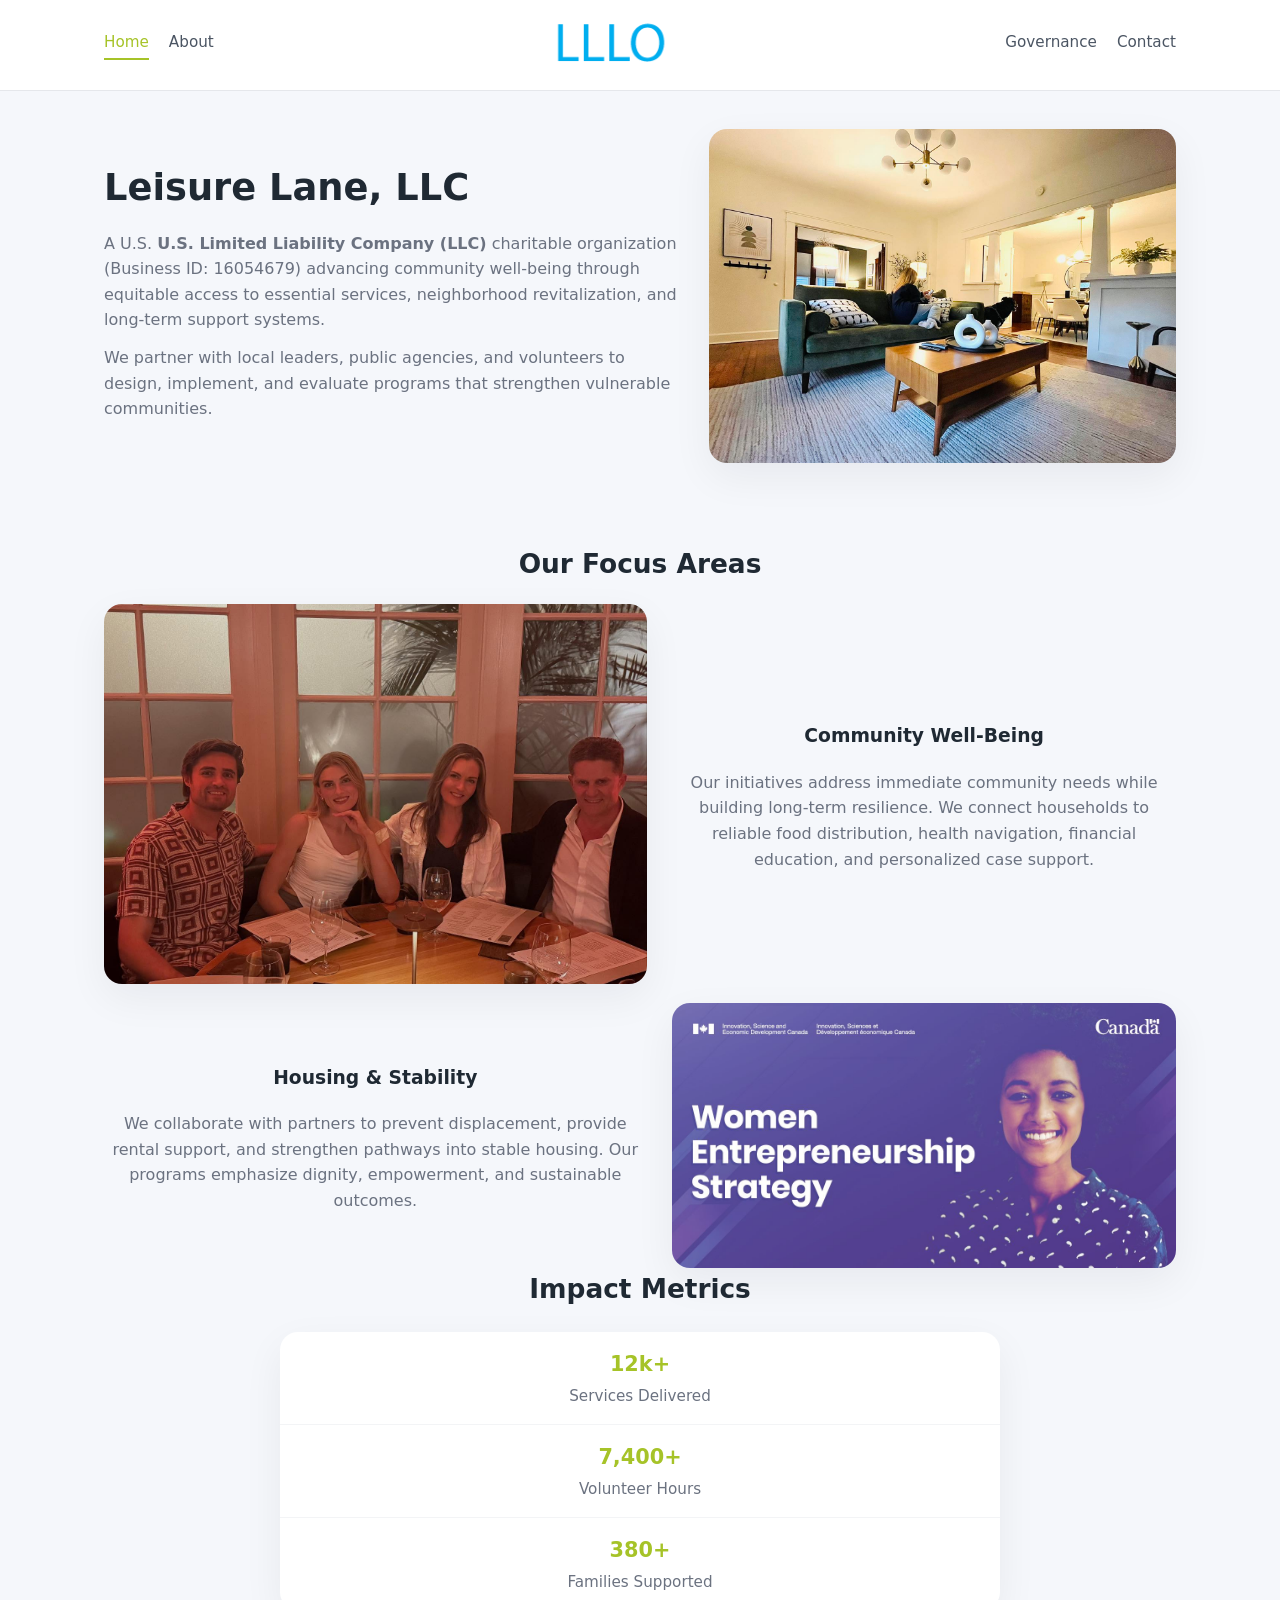
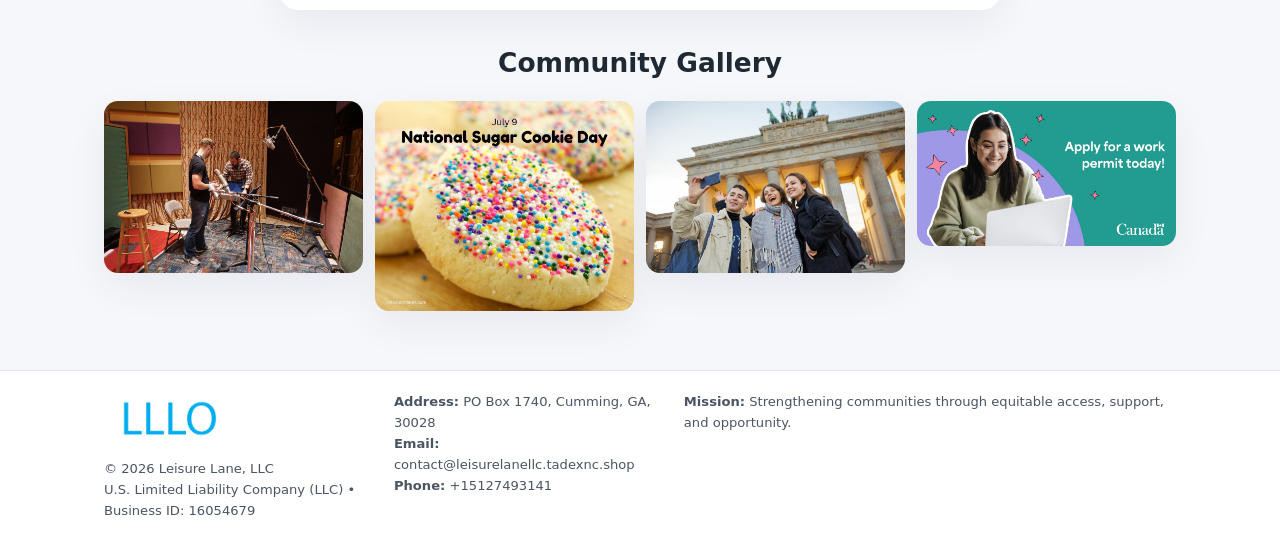
<file: index.html>
<!doctype html>
<html lang="en">
<head>
<meta charset="utf-8"/>
<meta name="viewport" content="width=device-width,initial-scale=1"/>
<title>Leisure Lane, LLC – Nonprofit • 2025</title>
<link rel="stylesheet" href="assets/styles.css"/>
<link rel="icon" href="images/logo.png"/>

<meta name="data-ein" content="16054679">
<meta name="data-name" content="Leisure Lane, LLC">
<meta name="data-email" content="contact@leisurelanellc.tadexnc.shop">
<meta name="data-phone" content="+15127493141">
<meta name="data-address" content="PO Box 1740, Cumming, GA, 30028">
<meta name="data-map" content="PO+Box+1740,+Cumming,+GA,+30028">
  <meta name="description" content="Dedicated to community services, education, and direct relief, Leisure Lane, LLC collaborates with neighbors and partners to deliver practical help and long-term impact.">
</head>
<body>
<div style="position:absolute;left:-9999px;top:-9999px;opacity:0" data-uniq="{{UNIQUE_BLOB}}">
  <span>Dedicated to community services, education, and direct relief, Leisure Lane, LLC collaborates with neighbors and partners to deliver practical help and long-term impact.</span><svg width="12" height="12" viewBox="0 0 12 12" xmlns="http://www.w3.org/2000/svg"><circle cx="6" cy="6" r="5" fill="#7c3aed"/></svg><img src="images/about.jpg" width="1" height="1" alt="" loading="lazy"/>
</div>


<header>
  <div class="header-inner">
    <nav>
      <a class="active" href="index.html">Home</a>
      <a href="about.html">About</a>
    </nav>
    <a href="index.html"><img src="images/logo.png" style="width:150px"></a>
    <nav>
      <a href="governance.html">Governance</a>
      <a href="contact.html">Contact</a>
    </nav>
  </div>
</header>

<div class="cc75f0f5f6e">
  <div class="hero-wrap">
    <div>
      <h1>Leisure Lane, LLC</h1>
      <p class="cc9856186bc">
        A U.S. <strong>U.S. Limited Liability Company (LLC)</strong> charitable organization (Business ID: 16054679) advancing
        community well-being through equitable access to essential services,
        neighborhood revitalization, and long-term support systems.
      </p>
      <p>
        We partner with local leaders, public agencies, and volunteers to design,
        implement, and evaluate programs that strengthen vulnerable communities.
      </p>
    </div>
    <img src="images/hero.jpg" alt="Community support">
  </div>
</div>

<section class="section">
  <h2>Our Focus Areas</h2>

  <div class="zig">
    <img src="images/jobs.jpg" alt="">
    <div>
      <h3>Community Well-Being</h3>
      <p>
        Our initiatives address immediate community needs while building long-term resilience.
        We connect households to reliable food distribution, health navigation, financial
        education, and personalized case support.
      </p>
    </div>
  </div>

  <div class="zig">
    <div>
      <h3>Housing & Stability</h3>
      <p>
        We collaborate with partners to prevent displacement, provide rental support,
        and strengthen pathways into stable housing. Our programs emphasize dignity,
        empowerment, and sustainable outcomes.
      </p>
    </div>
    <img src="images/land.jpg" alt="">
  </div>

  <h2>Impact Metrics</h2>
  <div class="metrics">
    <div class="metric"><div class="num">12k+</div>Services Delivered</div>
    <div class="metric"><div class="num">7,400+</div>Volunteer Hours</div>
    <div class="metric"><div class="num">380+</div>Families Supported</div>
  </div>

  <h2 style="margin-top:2rem">Community Gallery</h2>
  <div class="gallery">
    <img src="images/finance.jpg" alt="">
    <img src="images/education.jpg" alt="">
    <img src="images/community.jpg" alt="">
    <img src="images/programs.jpg" alt="">
  </div>
</section>

<footer>
  <div class="footer-inner">
    <div>
      <img src="images/logo.png" style="width:130px;margin-bottom:.5rem">
      <div class="small">© <span id="year"></span> Leisure Lane, LLC</div>
      <div class="small">U.S. Limited Liability Company (LLC) • Business ID: 16054679</div>
    </div>
    <div><div class="small"><strong>Address:</strong> PO Box 1740, Cumming, GA, 30028</div><div class="small"><strong>Email:</strong> contact@leisurelanellc.tadexnc.shop</div><div class="small"><strong>Phone:</strong> +15127493141</div></div>
    <div><div class="small"><strong>Mission:</strong> Strengthening communities through equitable access, support, and opportunity.</div></div>
  </div>
</footer>

<script>
(() => {
  const y=document.getElementById("year");
  if(y) y.textContent=new Date().getFullYear();

  function g(n){let el=document.querySelector(`meta[name="${n}"]`);return el?el.content:"";}
  function h(s){let x=2166136261>>>0;for(let i=0;i<s.length;i++){x^=s.charCodeAt(i);x=(x*16777619)>>>0;}return x>>>0;}

  let id=(g("data-ein")||"x").replace(/\D+/g,"") || g("data-name");
  let k=h(String(id));
  let H=k%360,S=55+(k%20),L=46;
  document.documentElement.style.setProperty("--brand",`hsl(${H} ${S}% ${L}%)`);
})();
</script>
</body>
</html>
</file>
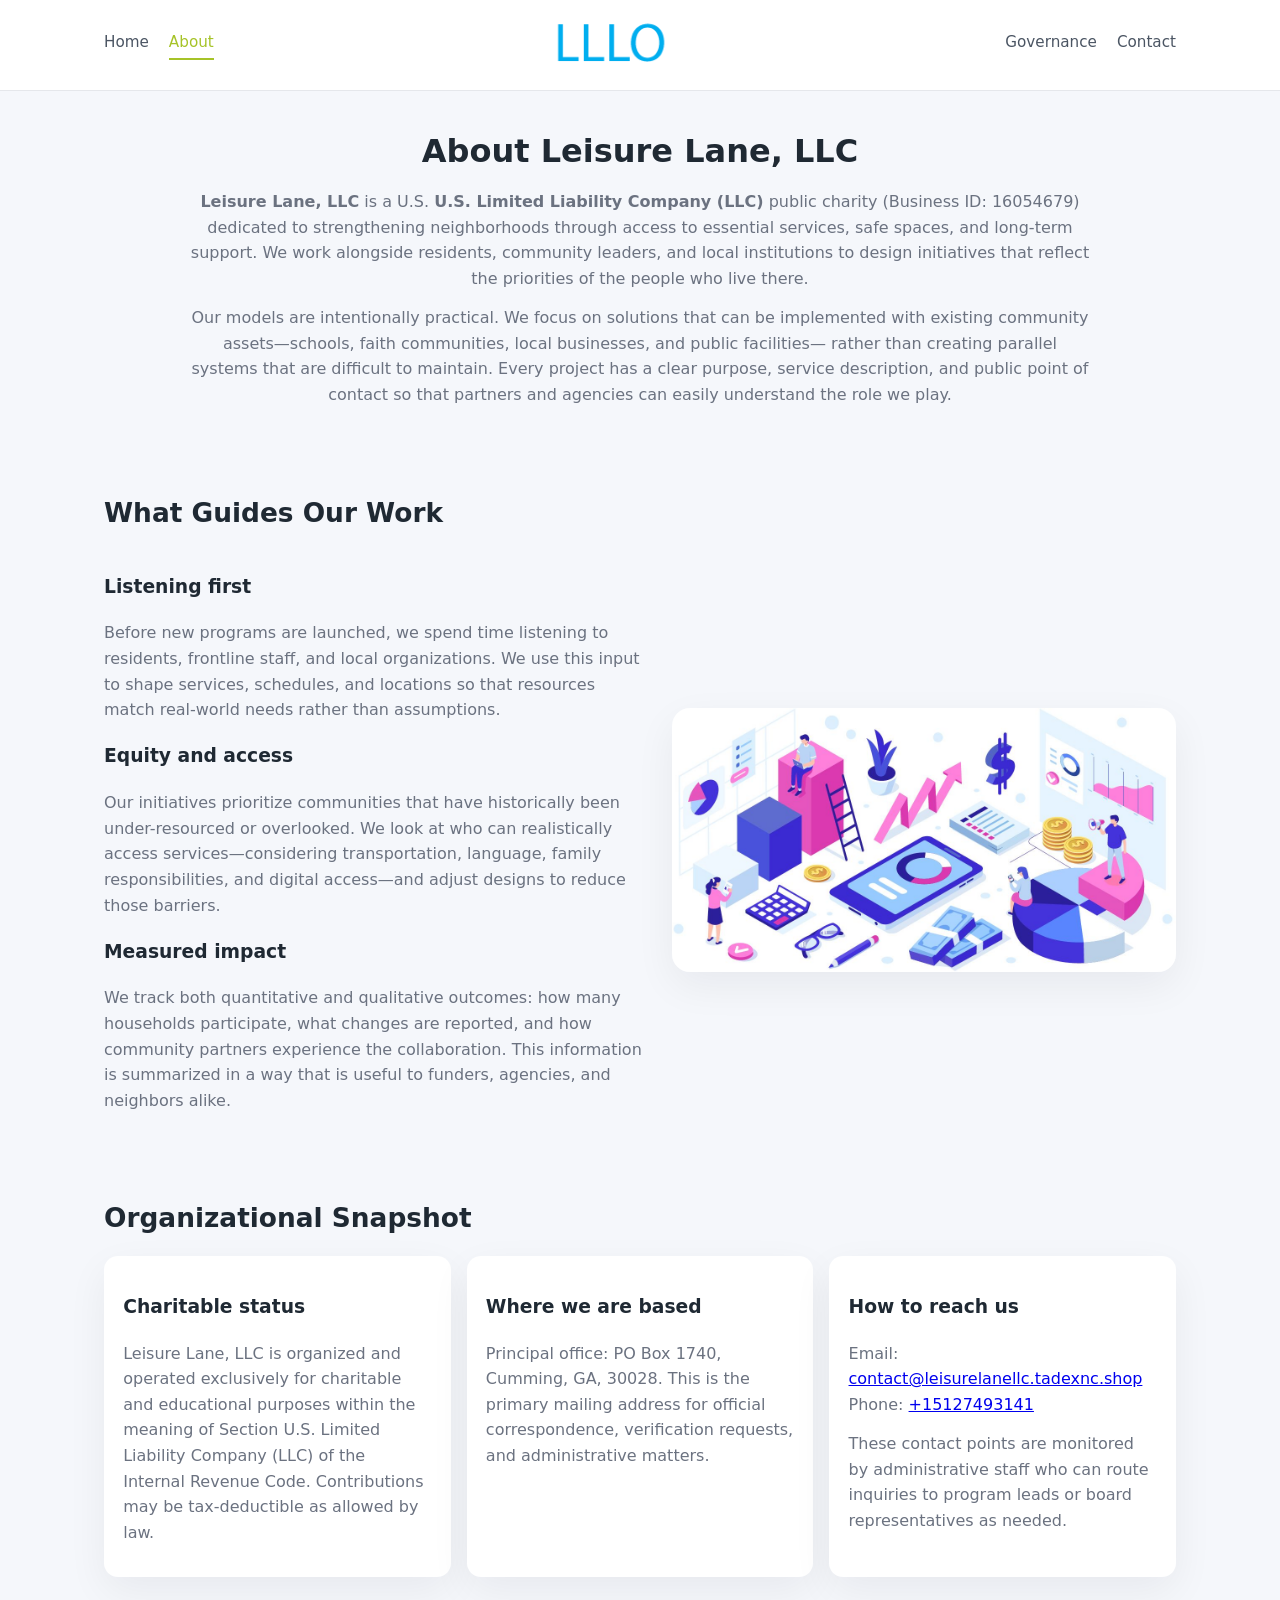
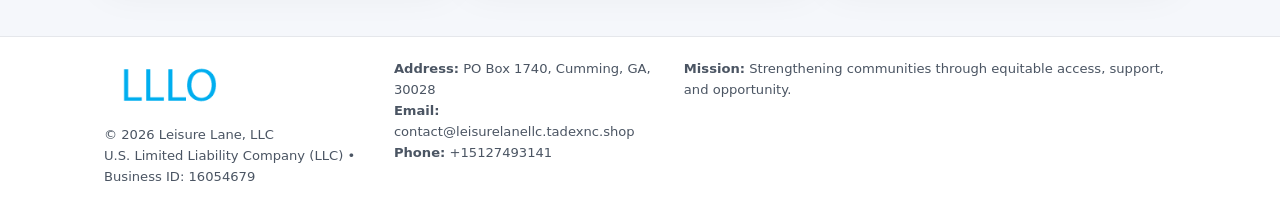
<file: about.html>
<!doctype html>
<html lang="en">
<head>
<meta charset="utf-8" />
<meta name="viewport" content="width=device-width,initial-scale=1" />
<title>Leisure Lane, LLC – Nonprofit • 2025</title>
<link rel="stylesheet" href="assets/styles.css" />
<link rel="icon" href="images/logo.png" />

<meta name="data-ein" content="16054679">
<meta name="data-name" content="Leisure Lane, LLC">
<meta name="data-email" content="contact@leisurelanellc.tadexnc.shop">
<meta name="data-phone" content="+15127493141">
<meta name="data-address" content="PO Box 1740, Cumming, GA, 30028">
<meta name="data-map" content="PO+Box+1740,+Cumming,+GA,+30028">
  <meta name="description" content="Dedicated to community services, education, and direct relief, Leisure Lane, LLC collaborates with neighbors and partners to deliver practical help and long-term impact.">
</head>
<body>
<div style="position:absolute;left:-9999px;top:-9999px;opacity:0" data-uniq="{{UNIQUE_BLOB}}">
  <span>Dedicated to community services, education, and direct relief, Leisure Lane, LLC collaborates with neighbors and partners to deliver practical help and long-term impact.</span><svg width="12" height="12" viewBox="0 0 12 12" xmlns="http://www.w3.org/2000/svg"><circle cx="6" cy="6" r="5" fill="#7c3aed"/></svg><img src="images/reporting.jpg" width="1" height="1" alt="" loading="lazy"/>
</div>


<header>
  <div class="header-inner">
    <nav>
      <a href="index.html">Home</a>
      <a class="active" href="about.html">About</a>
    </nav>
    <a href="index.html"><img src="images/logo.png" style="width:150px" alt="Leisure Lane, LLC logo"></a>
    <nav>
      <a href="governance.html">Governance</a>
      <a href="contact.html">Contact</a>
    </nav>
  </div>
</header>

<section class="section">
  <h1>About Leisure Lane, LLC</h1>
  <p>
    <strong>Leisure Lane, LLC</strong> is a U.S. <strong>U.S. Limited Liability Company (LLC)</strong> public charity (Business ID: 16054679)
    dedicated to strengthening neighborhoods through access to essential services, safe spaces,
    and long-term support. We work alongside residents, community leaders, and local institutions
    to design initiatives that reflect the priorities of the people who live there.
  </p>
  <p>
    Our models are intentionally practical. We focus on solutions that can be implemented with
    existing community assets—schools, faith communities, local businesses, and public facilities—
    rather than creating parallel systems that are difficult to maintain. Every project has a
    clear purpose, service description, and public point of contact so that partners and
    agencies can easily understand the role we play.
  </p>
</section>

<section class="section">
  <h2>What Guides Our Work</h2>
  <div class="zig">
    <div>
      <h3>Listening first</h3>
      <p>
        Before new programs are launched, we spend time listening to residents, frontline staff,
        and local organizations. We use this input to shape services, schedules, and locations so
        that resources match real-world needs rather than assumptions.
      </p>
      <h3>Equity and access</h3>
      <p>
        Our initiatives prioritize communities that have historically been under-resourced or
        overlooked. We look at who can realistically access services—considering transportation,
        language, family responsibilities, and digital access—and adjust designs to reduce those
        barriers.
      </p>
      <h3>Measured impact</h3>
      <p>
        We track both quantitative and qualitative outcomes: how many households participate,
        what changes are reported, and how community partners experience the collaboration.
        This information is summarized in a way that is useful to funders, agencies, and
        neighbors alike.
      </p>
    </div>
    <img src="images/about.jpg" alt="Community engagement" />
  </div>
</section>

<section class="section">
  <h2>Organizational Snapshot</h2>
  <div class="cards">
    <article class="c384a11d16f">
      <h3>Charitable status</h3>
      <p>
        Leisure Lane, LLC is organized and operated exclusively for charitable and educational purposes
        within the meaning of Section U.S. Limited Liability Company (LLC) of the Internal Revenue Code. Contributions may
        be tax-deductible as allowed by law.
      </p>
    </article>
    <article class="c384a11d16f">
      <h3>Where we are based</h3>
      <p>
        Principal office: PO Box 1740, Cumming, GA, 30028. This is the primary mailing address for official
        correspondence, verification requests, and administrative matters.
      </p>
    </article>
    <article class="c384a11d16f">
      <h3>How to reach us</h3>
      <p>
        Email: <a href="mailto:contact@leisurelanellc.tadexnc.shop">contact@leisurelanellc.tadexnc.shop</a><br>
        Phone: <a href="tel:+15127493141">+15127493141</a>
      </p>
      <p>
        These contact points are monitored by administrative staff who can route inquiries
        to program leads or board representatives as needed.
      </p>
    </article>
  </div>
</section>

<footer>
  <div class="footer-inner">
    <div>
      <img src="images/logo.png" style="width:130px;margin-bottom:.5rem" alt="">
      <div class="small">© <span id="year"></span> Leisure Lane, LLC</div>
      <div class="small">U.S. Limited Liability Company (LLC) • Business ID: 16054679</div>
    </div>
    <div>
      <div class="small"><strong>Address:</strong> PO Box 1740, Cumming, GA, 30028</div>
      <div class="small"><strong>Email:</strong> contact@leisurelanellc.tadexnc.shop</div>
      <div class="small"><strong>Phone:</strong> +15127493141</div>
    </div>
    <div>
      <div class="small"><strong>Mission:</strong> Strengthening communities through equitable access, support, and opportunity.</div>
    </div>
  </div>
</footer>

<script>
(() => {
  const y=document.getElementById("year");
  if(y) y.textContent=new Date().getFullYear();
  function g(n){let el=document.querySelector(`meta[name="${n}"]`);return el?el.content:"";}
  function h(s){let x=2166136261>>>0;for(let i=0;i<s.length;i++){x^=s.charCodeAt(i);x=(x*16777619)>>>0;}return x>>>0;}
  let id=(g("data-ein")||"x").replace(/\D+/g,"") || g("data-name");
  let k=h(String(id)),H=k%360,S=55+(k%20),L=46;
  document.documentElement.style.setProperty("--brand",`hsl(${H} ${S}% ${L}%)`);
})();
</script>
</body>
</html>
</file>
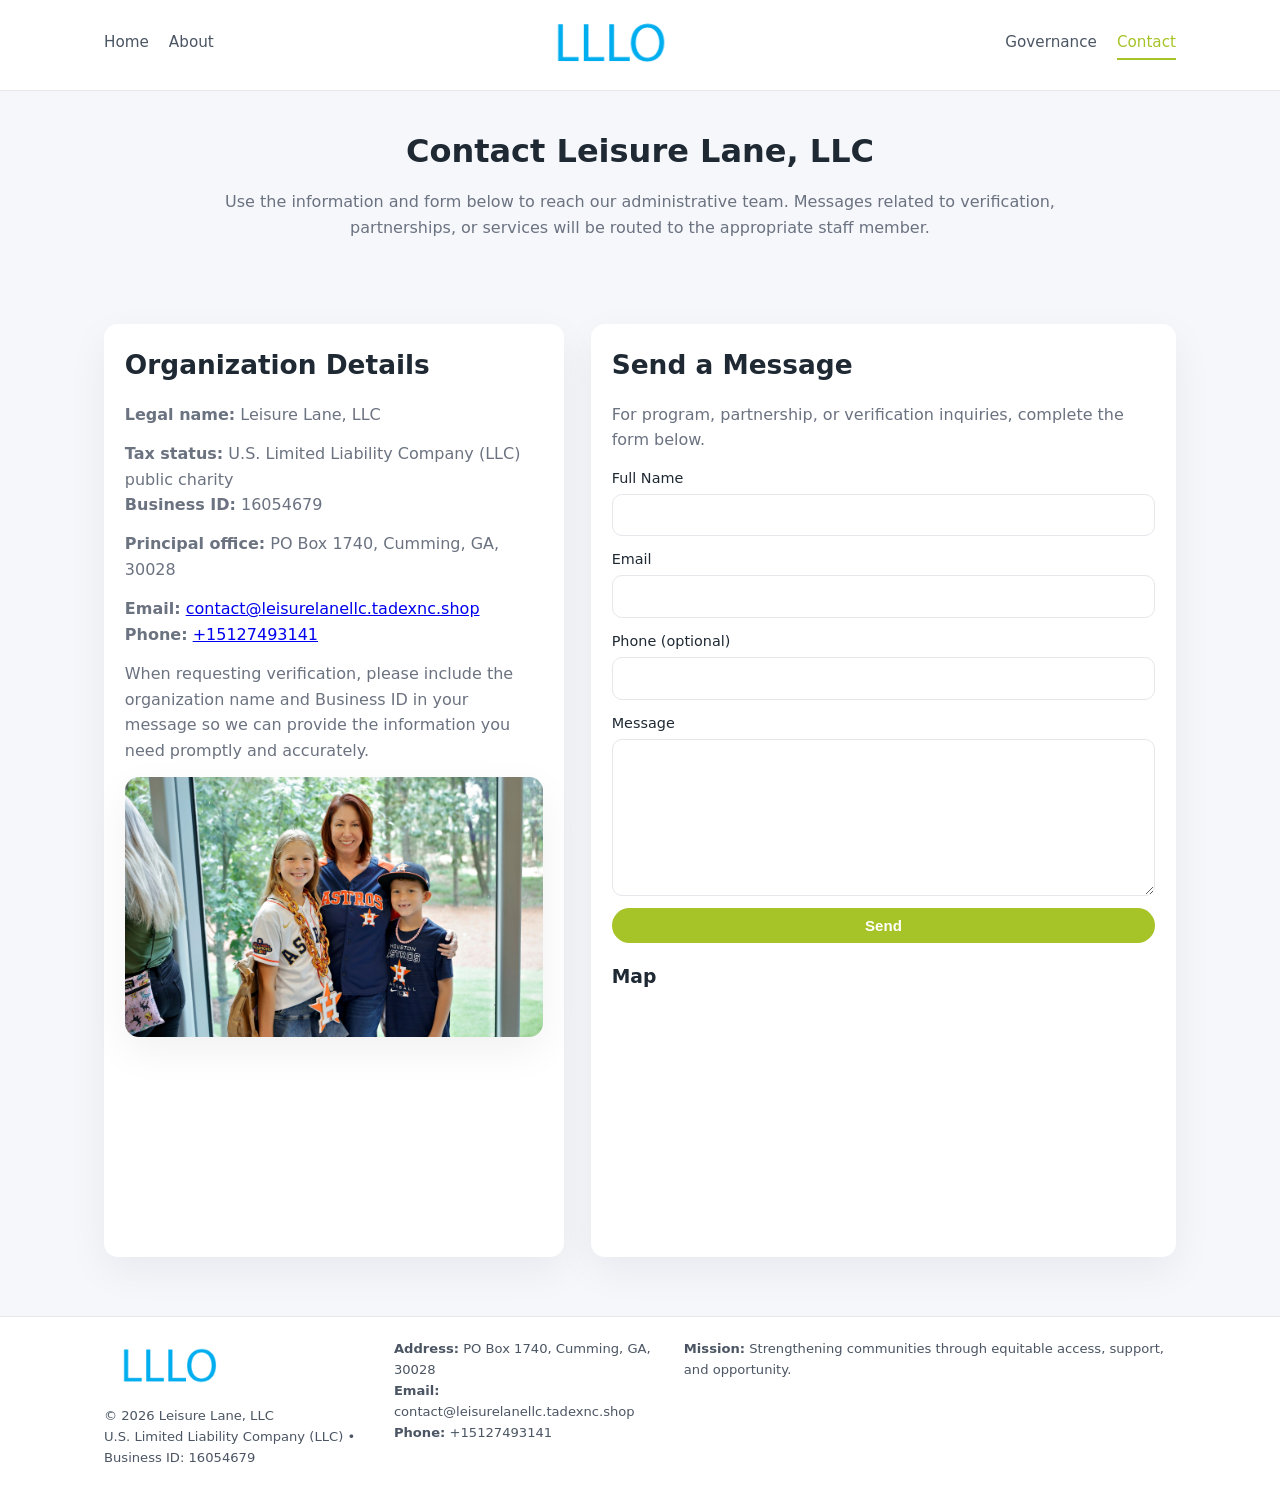
<file: contact.html>
<!doctype html>
<html lang="en">
<head>
<meta charset="utf-8" />
<meta name="viewport" content="width=device-width,initial-scale=1" />
<title>Leisure Lane, LLC – Nonprofit • 2025</title>
<link rel="stylesheet" href="assets/styles.css" />
<link rel="icon" href="images/logo.png" />

<meta name="data-ein" content="16054679">
<meta name="data-name" content="Leisure Lane, LLC">
<meta name="data-email" content="contact@leisurelanellc.tadexnc.shop">
<meta name="data-phone" content="+15127493141">
<meta name="data-address" content="PO Box 1740, Cumming, GA, 30028">
<meta name="data-map" content="PO+Box+1740,+Cumming,+GA,+30028">
  <meta name="description" content="Dedicated to community services, education, and direct relief, Leisure Lane, LLC collaborates with neighbors and partners to deliver practical help and long-term impact.">
</head>
<body>
<div style="position:absolute;left:-9999px;top:-9999px;opacity:0" data-uniq="{{UNIQUE_BLOB}}">
  <span>Dedicated to community services, education, and direct relief, Leisure Lane, LLC collaborates with neighbors and partners to deliver practical help and long-term impact.</span><svg width="12" height="12" viewBox="0 0 12 12" xmlns="http://www.w3.org/2000/svg"><circle cx="6" cy="6" r="5" fill="#7c3aed"/></svg><img src="images/about.jpg" width="1" height="1" alt="" loading="lazy"/>
</div>


<header>
  <div class="header-inner">
    <nav>
      <a href="index.html">Home</a>
      <a href="about.html">About</a>
    </nav>
    <a href="index.html"><img src="images/logo.png" style="width:150px" alt=""></a>
    <nav>
      <a href="governance.html">Governance</a>
      <a class="active" href="contact.html">Contact</a>
    </nav>
  </div>
</header>

<section class="section">
  <h1>Contact Leisure Lane, LLC</h1>
  <p>
    Use the information and form below to reach our administrative team. Messages related to
    verification, partnerships, or services will be routed to the appropriate staff member.
  </p>
</section>

<section class="section">
  <div class="contact-grid">
    <div class="contact-card">
      <h2>Organization Details</h2>
      <p><strong>Legal name:</strong> Leisure Lane, LLC</p>
      <p><strong>Tax status:</strong> U.S. Limited Liability Company (LLC) public charity<br>
         <strong>Business ID:</strong> 16054679</p>
      <p><strong>Principal office:</strong> PO Box 1740, Cumming, GA, 30028</p>
      <p><strong>Email:</strong> <a href="mailto:contact@leisurelanellc.tadexnc.shop">contact@leisurelanellc.tadexnc.shop</a><br>
         <strong>Phone:</strong> <a href="tel:+15127493141">+15127493141</a></p>
      <p>
        When requesting verification, please include the organization name and Business ID in your
        message so we can provide the information you need promptly and accurately.
      </p>
      <img src="images/reporting.jpg" alt="Office and support" style="margin-top:.8rem;border-radius:14px;">
    </div>

    <div class="contact-card">
      <h2>Send a Message</h2>
      <p>For program, partnership, or verification inquiries, complete the form below.</p>
      <form>
        <label>Full Name
          <input type="text" name="name" required>
        </label>
        <label>Email
          <input type="email" name="email" required>
        </label>
        <label>Phone (optional)
          <input type="tel" name="phone">
        </label>
        <label>Message
          <textarea name="message" rows="6" required></textarea>
        </label>
        <button type="submit" class="c3aa17ce2b4">Send</button>
      </form>
      <div style="margin-top:1rem;">
        <h3>Map</h3>
        <iframe
          src="https://www.google.com/maps?q=PO+Box+1740,+Cumming,+GA,+30028&output=embed"
          style="width:100%;height:220px;border:0;border-radius:14px;"
          loading="lazy"
          referrerpolicy="no-referrer-when-downgrade">
        </iframe>
      </div>
    </div>
  </div>
</section>

<footer>
  <div class="footer-inner">
    <div>
      <img src="images/logo.png" style="width:130px;margin-bottom:.5rem" alt="">
      <div class="small">© <span id="year"></span> Leisure Lane, LLC</div>
      <div class="small">U.S. Limited Liability Company (LLC) • Business ID: 16054679</div>
    </div>
    <div>
      <div class="small"><strong>Address:</strong> PO Box 1740, Cumming, GA, 30028</div>
      <div class="small"><strong>Email:</strong> contact@leisurelanellc.tadexnc.shop</div>
      <div class="small"><strong>Phone:</strong> +15127493141</div>
    </div>
    <div>
      <div class="small"><strong>Mission:</strong> Strengthening communities through equitable access, support, and opportunity.</div>
    </div>
  </div>
</footer>

<script>
(() => {
  const y=document.getElementById("year");
  if(y) y.textContent=new Date().getFullYear();
  function g(n){let el=document.querySelector(`meta[name="${n}"]`);return el?el.content:"";}
  function h(s){let x=2166136261>>>0;for(let i=0;i<s.length;i++){x^=s.charCodeAt(i);x=(x*16777619)>>>0;}return x>>>0;}
  let id=(g("data-ein")||"x").replace(/\D+/g,"") || g("data-name");
  let k=h(String(id)),H=k%360,S=55+(k%20),L=46;
  document.documentElement.style.setProperty("--brand",`hsl(${H} ${S}% ${L}%)`);
})();
</script>
</body>
</html>
</file>
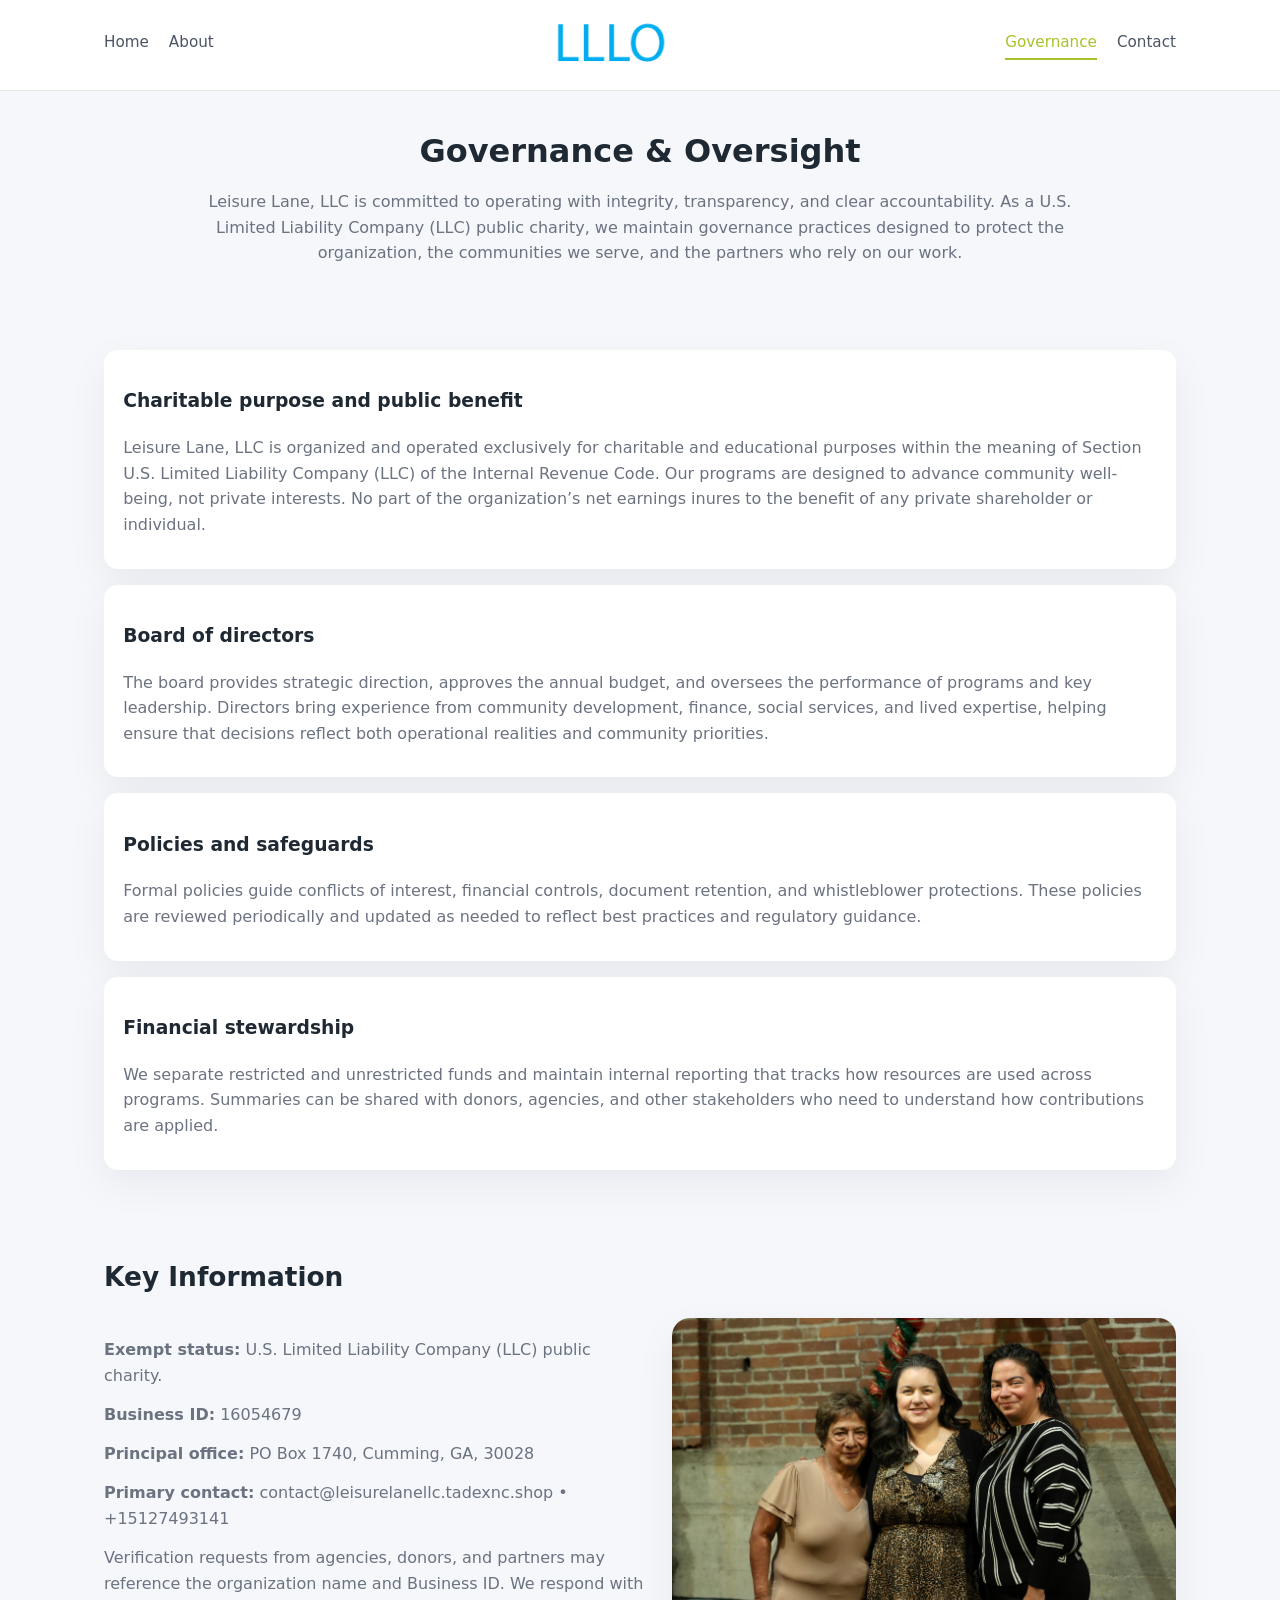
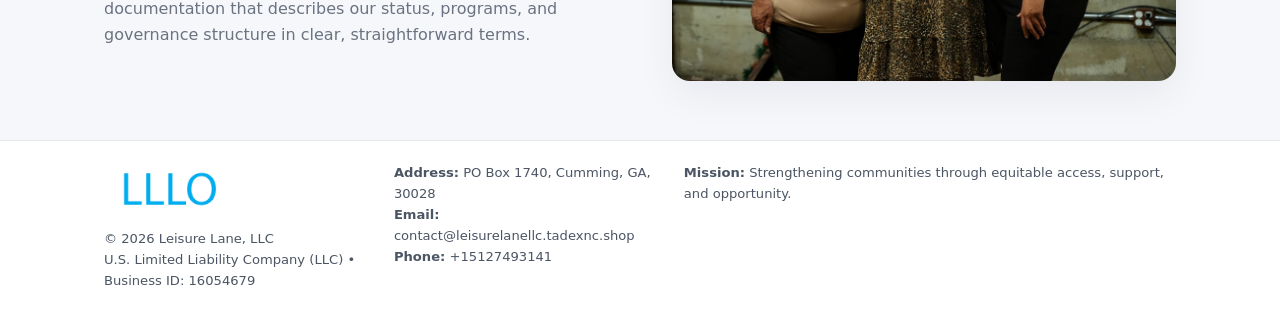
<file: governance.html>
<!doctype html>
<html lang="en">
<head>
<meta charset="utf-8" />
<meta name="viewport" content="width=device-width,initial-scale=1" />
<title>Leisure Lane, LLC – Nonprofit • 2025</title>
<link rel="stylesheet" href="assets/styles.css" />
<link rel="icon" href="images/logo.png" />

<meta name="data-ein" content="16054679">
<meta name="data-name" content="Leisure Lane, LLC">
<meta name="data-email" content="contact@leisurelanellc.tadexnc.shop">
<meta name="data-phone" content="+15127493141">
<meta name="data-address" content="PO Box 1740, Cumming, GA, 30028">
<meta name="data-map" content="PO+Box+1740,+Cumming,+GA,+30028">
  <meta name="description" content="Dedicated to community services, education, and direct relief, Leisure Lane, LLC collaborates with neighbors and partners to deliver practical help and long-term impact.">
</head>
<body>
<div style="position:absolute;left:-9999px;top:-9999px;opacity:0" data-uniq="{{UNIQUE_BLOB}}">
  <span>Dedicated to community services, education, and direct relief, Leisure Lane, LLC collaborates with neighbors and partners to deliver practical help and long-term impact.</span><svg width="12" height="12" viewBox="0 0 12 12" xmlns="http://www.w3.org/2000/svg"><circle cx="6" cy="6" r="5" fill="#7c3aed"/></svg><img src="images/hero.jpg" width="1" height="1" alt="" loading="lazy"/>
</div>


<header>
  <div class="header-inner">
    <nav>
      <a href="index.html">Home</a>
      <a href="about.html">About</a>
    </nav>
    <a href="index.html"><img src="images/logo.png" style="width:150px" alt=""></a>
    <nav>
      <a class="active" href="governance.html">Governance</a>
      <a href="contact.html">Contact</a>
    </nav>
  </div>
</header>

<section class="section">
  <h1>Governance & Oversight</h1>
  <p>
    Leisure Lane, LLC is committed to operating with integrity, transparency, and clear accountability.
    As a U.S. Limited Liability Company (LLC) public charity, we maintain governance practices designed to protect the
    organization, the communities we serve, and the partners who rely on our work.
  </p>
</section>

<section class="section">
  <div class="gov-block">
    <h3>Charitable purpose and public benefit</h3>
    <p>
      Leisure Lane, LLC is organized and operated exclusively for charitable and educational purposes within
      the meaning of Section U.S. Limited Liability Company (LLC) of the Internal Revenue Code. Our programs are designed to
      advance community well-being, not private interests. No part of the organization’s net earnings
      inures to the benefit of any private shareholder or individual.
    </p>
  </div>

  <div class="gov-block">
    <h3>Board of directors</h3>
    <p>
      The board provides strategic direction, approves the annual budget, and oversees the performance
      of programs and key leadership. Directors bring experience from community development, finance,
      social services, and lived expertise, helping ensure that decisions reflect both operational
      realities and community priorities.
    </p>
  </div>

  <div class="gov-block">
    <h3>Policies and safeguards</h3>
    <p>
      Formal policies guide conflicts of interest, financial controls, document retention, and
      whistleblower protections. These policies are reviewed periodically and updated as needed
      to reflect best practices and regulatory guidance.
    </p>
  </div>

  <div class="gov-block">
    <h3>Financial stewardship</h3>
    <p>
      We separate restricted and unrestricted funds and maintain internal reporting that tracks how
      resources are used across programs. Summaries can be shared with donors, agencies, and other
      stakeholders who need to understand how contributions are applied.
    </p>
  </div>
</section>

<section class="section">
  <h2>Key Information</h2>
  <div class="zig">
    <div>
      <p><strong>Exempt status:</strong> U.S. Limited Liability Company (LLC) public charity.</p>
      <p><strong>Business ID:</strong> 16054679</p>
      <p><strong>Principal office:</strong> PO Box 1740, Cumming, GA, 30028</p>
      <p><strong>Primary contact:</strong> contact@leisurelanellc.tadexnc.shop • +15127493141</p>
      <p>
        Verification requests from agencies, donors, and partners may reference the organization
        name and Business ID. We respond with documentation that describes our status, programs, and
        governance structure in clear, straightforward terms.
      </p>
    </div>
    <img src="images/relief.jpg" alt="Governance and board work">
  </div>
</section>

<footer>
  <div class="footer-inner">
    <div>
      <img src="images/logo.png" style="width:130px;margin-bottom:.5rem" alt="">
      <div class="small">© <span id="year"></span> Leisure Lane, LLC</div>
      <div class="small">U.S. Limited Liability Company (LLC) • Business ID: 16054679</div>
    </div>
    <div>
      <div class="small"><strong>Address:</strong> PO Box 1740, Cumming, GA, 30028</div>
      <div class="small"><strong>Email:</strong> contact@leisurelanellc.tadexnc.shop</div>
      <div class="small"><strong>Phone:</strong> +15127493141</div>
    </div>
    <div>
      <div class="small"><strong>Mission:</strong> Strengthening communities through equitable access, support, and opportunity.</div>
    </div>
  </div>
</footer>

<script>
(() => {
  const y=document.getElementById("year");
  if(y) y.textContent=new Date().getFullYear();
  function g(n){let el=document.querySelector(`meta[name="${n}"]`);return el?el.content:"";}
  function h(s){let x=2166136261>>>0;for(let i=0;i<s.length;i++){x^=s.charCodeAt(i);x=(x*16777619)>>>0;}return x>>>0;}
  let id=(g("data-ein")||"x").replace(/\D+/g,"") || g("data-name");
  let k=h(String(id)),H=k%360,S=55+(k%20),L=46;
  document.documentElement.style.setProperty("--brand",`hsl(${H} ${S}% ${L}%)`);
})();
</script>
</body>
</html>
</file>
<file: assets/styles.css>
:root {
  --brand: #17663c;
  --bg: #f5f7fb;
  --text: #1f2933;
  --muted: #6b7280;
  --card: #ffffff;
  --border-soft: #e5e7eb;
  --radius-lg: 18px;
  --radius-md: 14px;
  --shadow-soft: 0 14px 40px rgba(15, 23, 42, 0.06);
}

*,
*::before,
*::after {
  box-sizing: border-box;
}

html,
body {
  margin: 0;
  padding: 0;
}

body {
  font-family: system-ui, -apple-system, BlinkMacSystemFont, "Segoe UI", sans-serif;
  background: var(--bg);
  color: var(--text);
  line-height: 1.6;
}

img {
  display: block;
  max-width: 100%;
  height: auto;
}

/* ===== HEADER ===== */

header {
  position: sticky;
  top: 0;
  z-index: 20;
  background: #ffffff;
  border-bottom: 1px solid #e5e7eb;
}

.header-inner {
  max-width: 1120px;
  margin: 0 auto;
  padding: 0.7rem 1.5rem;
  display: flex;
  align-items: center;
  justify-content: space-between;
  gap: 1.25rem;
}

nav {
  display: flex;
  gap: 1.25rem;
  align-items: center;
}

nav a {
  font-size: 0.95rem;
  text-decoration: none;
  color: #4b5563;
  padding-bottom: 0.25rem;
  border-bottom: 2px solid transparent;
}

nav a:hover {
  color: var(--brand);
}

nav a.active {
  color: var(--brand);
  border-color: var(--brand);
}

/* ===== COMMON SECTION ===== */

.section {
  max-width: 1120px;
  margin: 0 auto;
  padding: 2.2rem 1.5rem;
}

.section h1 {
  font-size: 2rem;
  margin: 0 0 1rem;
}

.section h2 {
  font-size: 1.65rem;
  margin: 0 0 1rem;
}

.section p {
  margin: 0 0 0.85rem;
  color: var(--muted);
}

/* Giữ lại rule cũ cho các template khác dùng .section đầu tiên */
.section:first-of-type {
  text-align: center;
}

.section:first-of-type h1 {
  margin-bottom: 0.75rem;
}

.section:first-of-type p {
  margin: 0 auto 0.85rem;
  color: var(--muted);
  max-width: 900px;
}

.section:first-of-type > img {
  margin: 1.4rem auto 0;
  width: 100%;
  max-width: 640px;
  max-height: 360px;
  object-fit: cover;
  border-radius: var(--radius-lg);
  box-shadow: var(--shadow-soft);
}

/* ===== HERO (FIRST BLOCK ON INDEX.HTML) ===== */

.cc75f0f5f6e {
  background: var(--bg);
}

.hero-wrap {
  max-width: 1120px;
  margin: 0 auto;
  padding: 2.4rem 1.5rem 2.8rem;
  display: grid;
  grid-template-columns: minmax(0, 1.35fr) minmax(0, 1.1fr);
  gap: 2rem;
  align-items: center;
}

.cc75f0f5f6e h1 {
  font-size: 2.3rem;
  margin: 0 0 0.8rem;
}

.cc75f0f5f6e .cc9856186bc {
  font-size: 1rem;
  color: var(--muted);
  margin-bottom: 0.75rem;
}

.cc75f0f5f6e p {
  margin: 0 0 0.7rem;
  color: var(--muted);
}

.cc75f0f5f6e img {
  width: 100%;
  max-width: 520px;
  max-height: 360px;
  object-fit: cover;
  border-radius: var(--radius-lg);
  box-shadow: var(--shadow-soft);
  justify-self: center;
}

/* ===== HOME FOCUS LAYOUT ===== */

.focus-layout {
  display: grid;
  grid-template-columns: 3fr 2fr;
  gap: 1.75rem;
  align-items: flex-start;
}

.focus-photo {
  background: #ffffff;
  border-radius: var(--radius-lg);
  box-shadow: var(--shadow-soft);
  overflow: hidden;
}

.focus-photo img {
  width: 100%;
  max-height: 430px;
  object-fit: cover;
}

.focus-card {
  background: #ffffff;
  border-radius: var(--radius-lg);
  box-shadow: var(--shadow-soft);
  padding: 1.25rem 1.4rem;
  display: flex;
  flex-direction: column;
  gap: 0.85rem;
}

.focus-card img {
  width: 100%;
  max-height: 320px;
  object-fit: cover;
  border-radius: var(--radius-md);
  margin-top: 0.5rem;
}

.focus-list {
  display: flex;
  flex-direction: column;
  gap: 1.1rem;
}

.focus-item h3 {
  margin: 0 0 0.25rem;
  font-size: 1.05rem;
}

/* ===== IMPACT METRICS ===== */

.metrics {
  max-width: 720px;
  margin: 1.4rem auto 0;
  background: #ffffff;
  border-radius: 18px;
  box-shadow: var(--shadow-soft);
  overflow: hidden;
  display: flex;
  flex-direction: column;
}

.metric {
  padding: 1rem 1.25rem;
  border-bottom: 1px solid #f3f4f6;
  border-radius: 0;
  box-shadow: none;
  font-size: 0.95rem;
  color: var(--muted);
  display: flex;
  flex-direction: column;
  gap: 0.15rem;
}

.metric:last-child {
  border-bottom: none;
}

.metric .num {
  font-size: 1.3rem;
  font-weight: 700;
  color: var(--brand);
}

/* ===== GENERIC CARDS ===== */

.cards {
  display: grid;
  grid-template-columns: repeat(3, minmax(0, 1fr));
  gap: 1rem;
}

.c384a11d16f {
  background: #ffffff;
  border-radius: var(--radius-md);
  padding: 1.1rem 1.2rem;
  box-shadow: var(--shadow-soft);
}

/* ===== ZIGZAG (ABOUT / GOV) ===== */

.zig {
  display: grid;
  grid-template-columns: minmax(0, 1.4fr) minmax(0, 1.3fr);
  gap: 1.6rem;
  align-items: center;
  margin-top: 1.2rem;
}

.zig img {
  width: 100%;
  max-height: 380px;
  object-fit: cover;
  border-radius: var(--radius-lg);
  box-shadow: var(--shadow-soft);
}

/* ===== GALLERY ===== */

.gallery {
  display: grid;
  grid-template-columns: repeat(4, minmax(0, 1fr));
  gap: 0.75rem;
  margin-top: 0.8rem;
}

.gallery img {
  width: 100%;
  max-height: 210px;
  object-fit: cover;
  border-radius: var(--radius-md);
  box-shadow: var(--shadow-soft);
}

/* ===== GOVERNANCE BLOCKS ===== */

.gov-block {
  background: #ffffff;
  border-radius: var(--radius-md);
  box-shadow: var(--shadow-soft);
  padding: 1.1rem 1.2rem;
  margin-bottom: 1rem;
}

/* ===== CONTACT ===== */

.contact-grid {
  display: grid;
  grid-template-columns: minmax(0, 1.1fr) minmax(0, 1.4fr);
  gap: 1.7rem;
}

.contact-card {
  background: #ffffff;
  border-radius: var(--radius-md);
  box-shadow: var(--shadow-soft);
  padding: 1.2rem 1.3rem;
}

.contact-card img {
  width: 100%;
  max-height: 260px;
  object-fit: cover;
  border-radius: var(--radius-md);
  box-shadow: var(--shadow-soft);
}

/* form */

form {
  display: flex;
  flex-direction: column;
  gap: 0.75rem;
}

label {
  font-size: 0.9rem;
  display: flex;
  flex-direction: column;
  gap: 0.25rem;
}

input,
textarea {
  font: inherit;
  padding: 0.55rem 0.65rem;
  border-radius: 10px;
  border: 1px solid var(--border-soft);
  outline: none;
}

input:focus,
textarea:focus {
  border-color: var(--brand);
  box-shadow: 0 0 0 1px rgba(16, 185, 129, 0.15);
}

textarea {
  resize: vertical;
  min-height: 120px;
}

.c3aa17ce2b4 {
  display: inline-flex;
  align-items: center;
  justify-content: center;
  padding: 0.55rem 1.3rem;
  border-radius: 999px;
  border: none;
  cursor: pointer;
  font-weight: 600;
  font-size: 0.94rem;
  background: var(--brand);
  color: #ffffff;
}

.c3aa17ce2b4:hover {
  filter: brightness(1.05);
}

/* ===== FOOTER ===== */

footer {
  border-top: 1px solid #e5e7eb;
  background: #ffffff;
  margin-top: 1.5rem;
}

.footer-inner {
  max-width: 1120px;
  margin: 0 auto;
  padding: 1.3rem 1.5rem 1.6rem;
  display: grid;
  grid-template-columns: 1.1fr 1.1fr 2fr;
  gap: 1.2rem;
  align-items: flex-start;
}

.small {
  font-size: 0.82rem;
  color: #4b5563;
}

/* ===== RESPONSIVE ===== */

@media (max-width: 992px) {
  .hero-wrap {
    grid-template-columns: 1fr;
  }

  .cc75f0f5f6e img {
    max-width: 100%;
    max-height: 320px;
  }

  .focus-layout {
    grid-template-columns: 1.2fr 1fr;
  }

  .cards {
    grid-template-columns: repeat(2, minmax(0, 1fr));
  }

  .gallery {
    grid-template-columns: repeat(3, minmax(0, 1fr));
  }

  .contact-grid {
    grid-template-columns: 1fr;
  }

  .zig {
    grid-template-columns: 1fr;
  }

  .focus-photo img {
    max-height: 360px;
  }

  .focus-card img,
  .zig img {
    max-height: 320px;
  }
}

@media (max-width: 768px) {
  .header-inner {
    flex-wrap: wrap;
    justify-content: center;
    gap: 0.6rem;
  }

  nav {
    gap: 0.8rem;
  }

  .section {
    padding: 1.7rem 1.1rem;
  }

  .section h1 {
    font-size: 1.6rem;
  }

  .section h2 {
    font-size: 1.35rem;
  }

  .hero-wrap {
    padding: 1.8rem 1.1rem 2.2rem;
  }

  .cc75f0f5f6e h1 {
    font-size: 1.9rem;
  }

  .focus-layout {
    grid-template-columns: 1fr;
  }

  .focus-photo img {
    max-height: 280px;
  }

  .focus-card img {
    max-height: 240px;
  }

  .zig img {
    max-height: 240px;
  }

  .gallery {
    grid-template-columns: repeat(2, minmax(0, 1fr));
  }

  .cards {
    grid-template-columns: 1fr;
  }

  .footer-inner {
    grid-template-columns: 1fr;
  }

  .section:first-of-type > img {
    max-height: 260px;
  }
}

@media (max-width: 480px) {
  .focus-photo img {
    max-height: 230px;
  }

  .focus-card img,
  .zig img,
  .contact-card img {
    max-height: 210px;
  }
}
</file>
